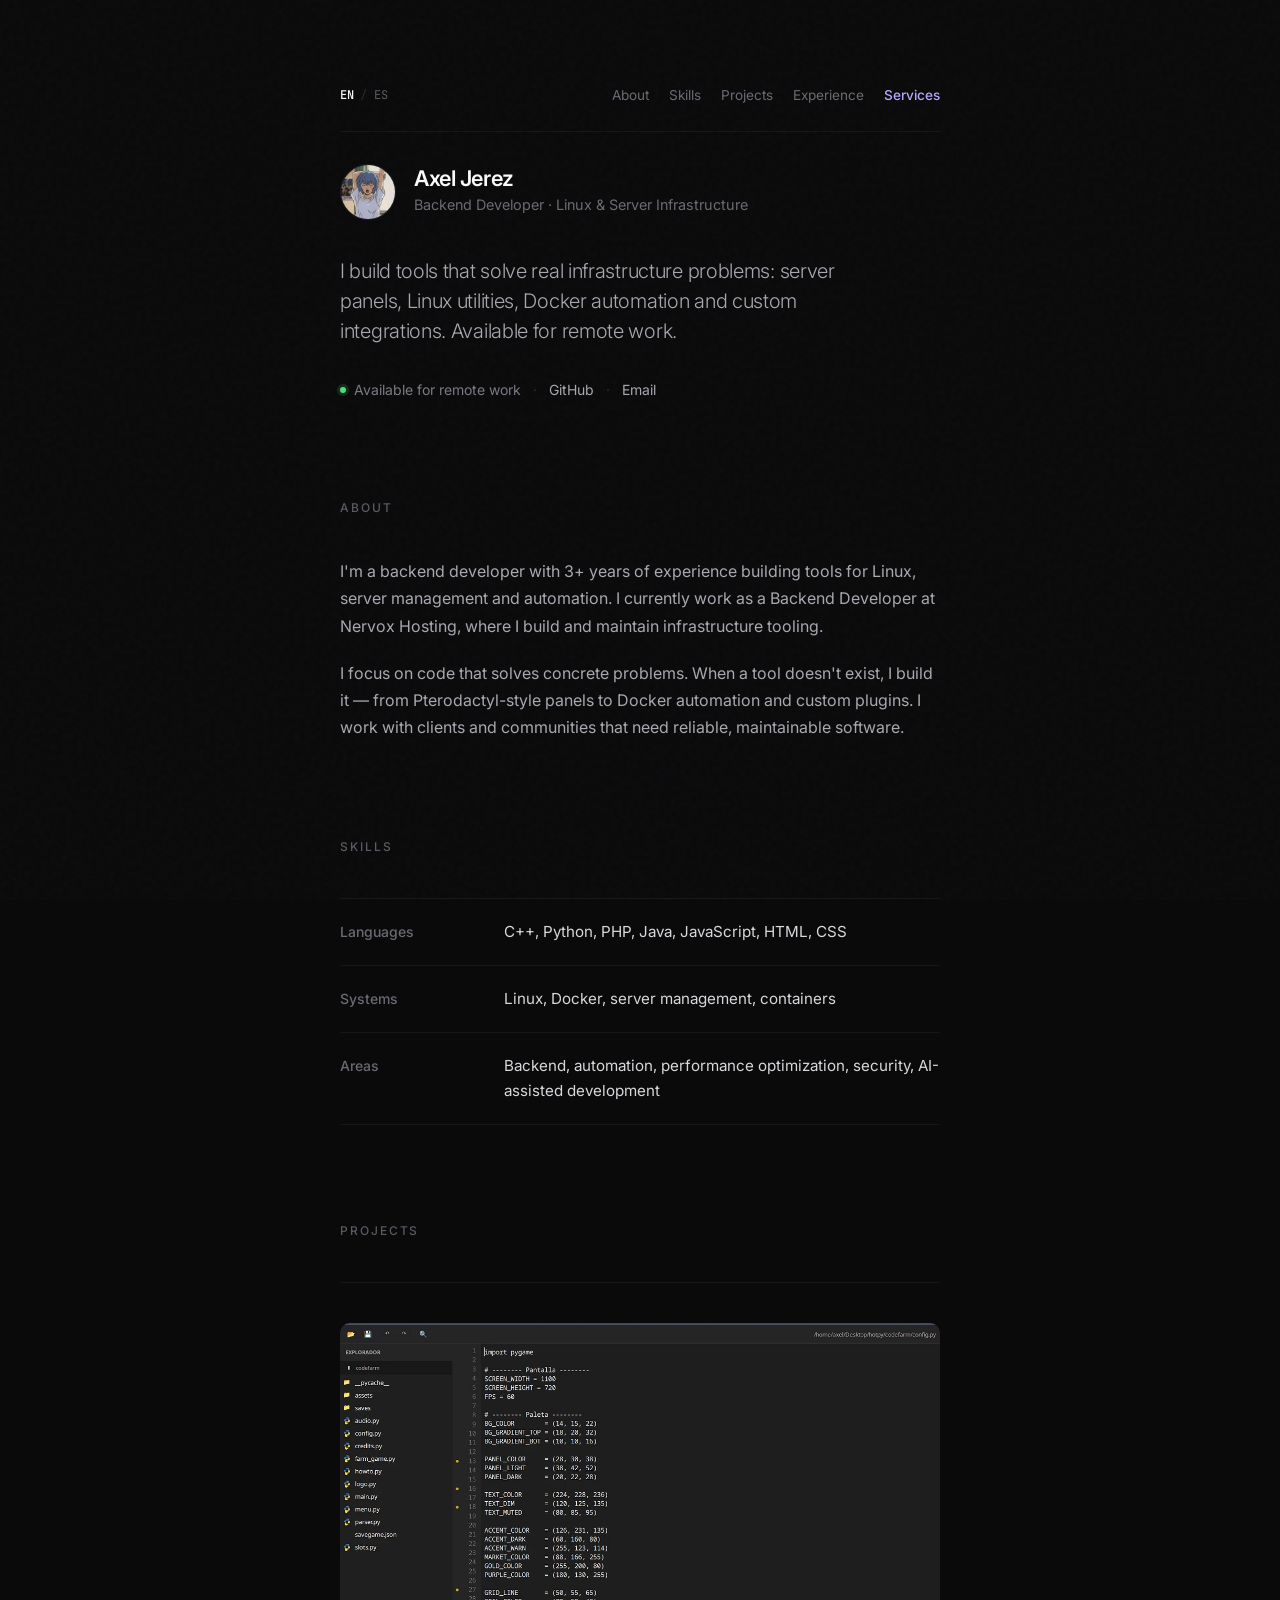
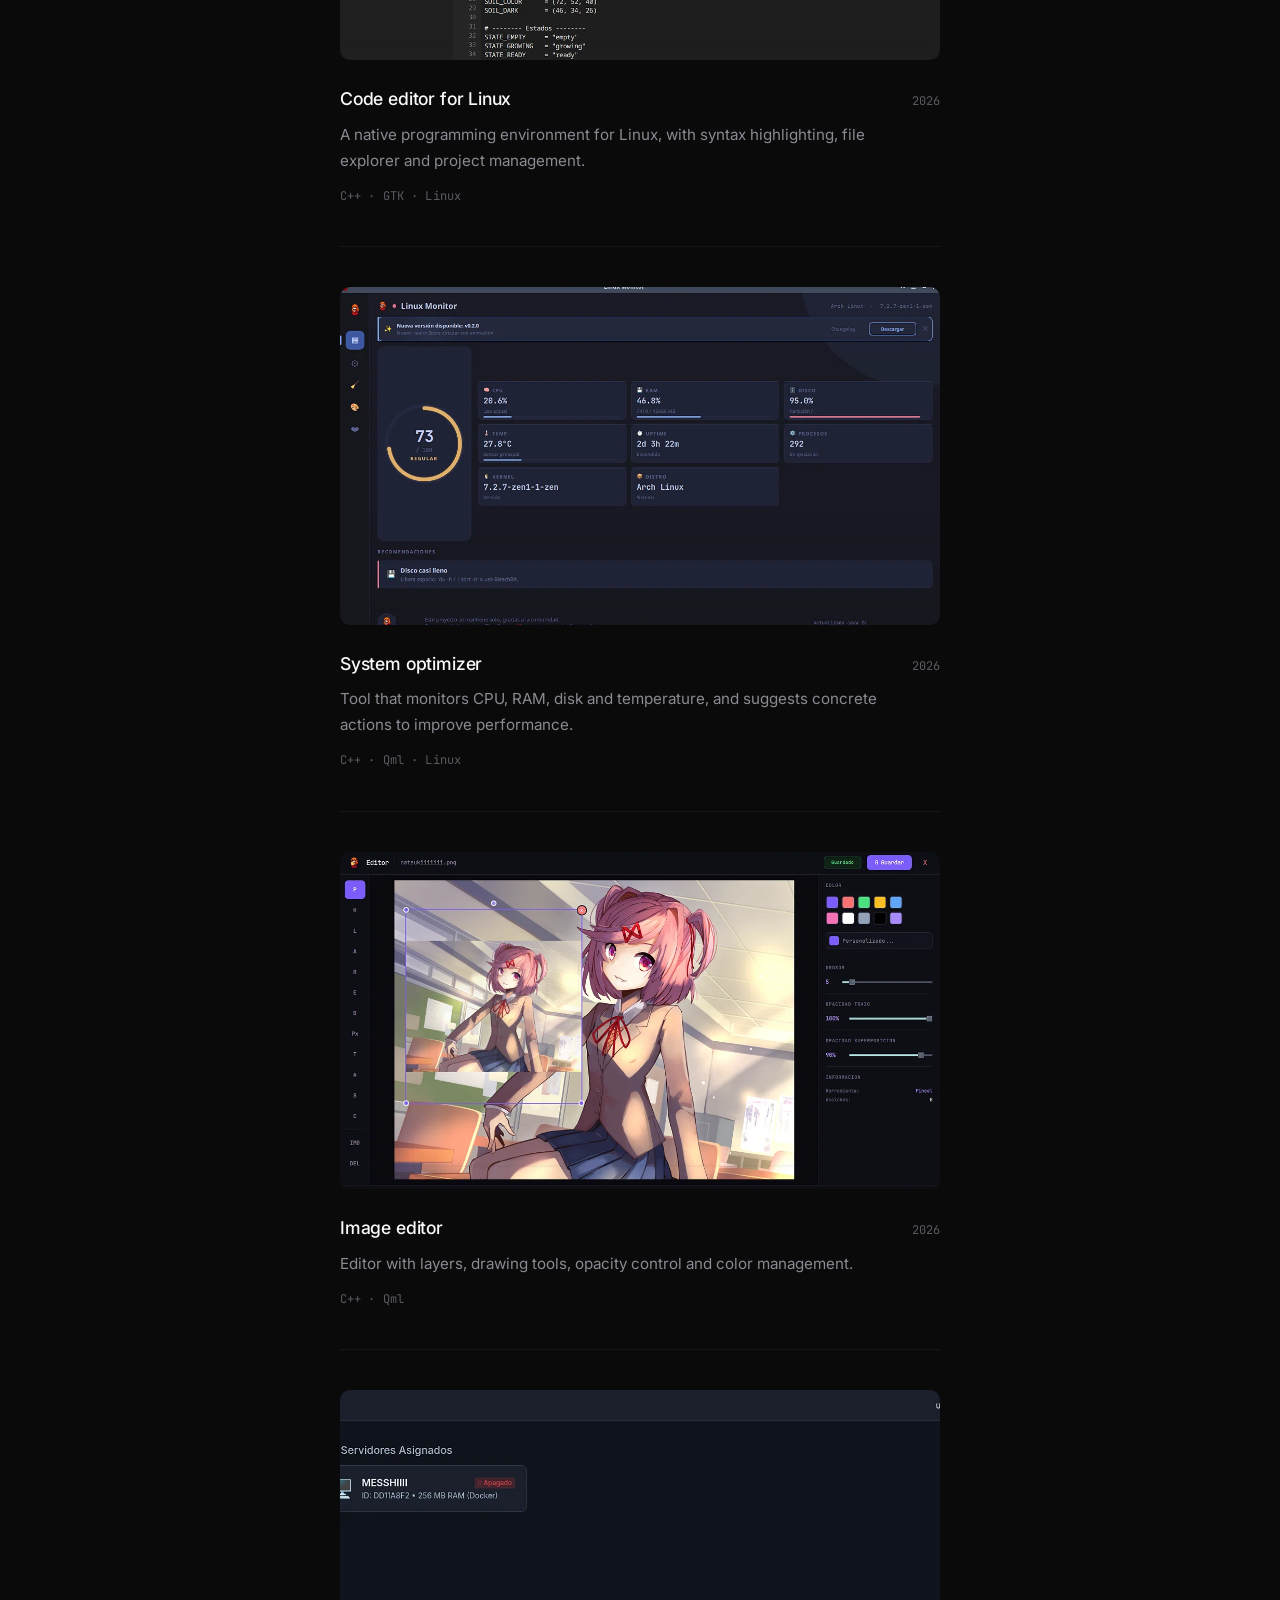
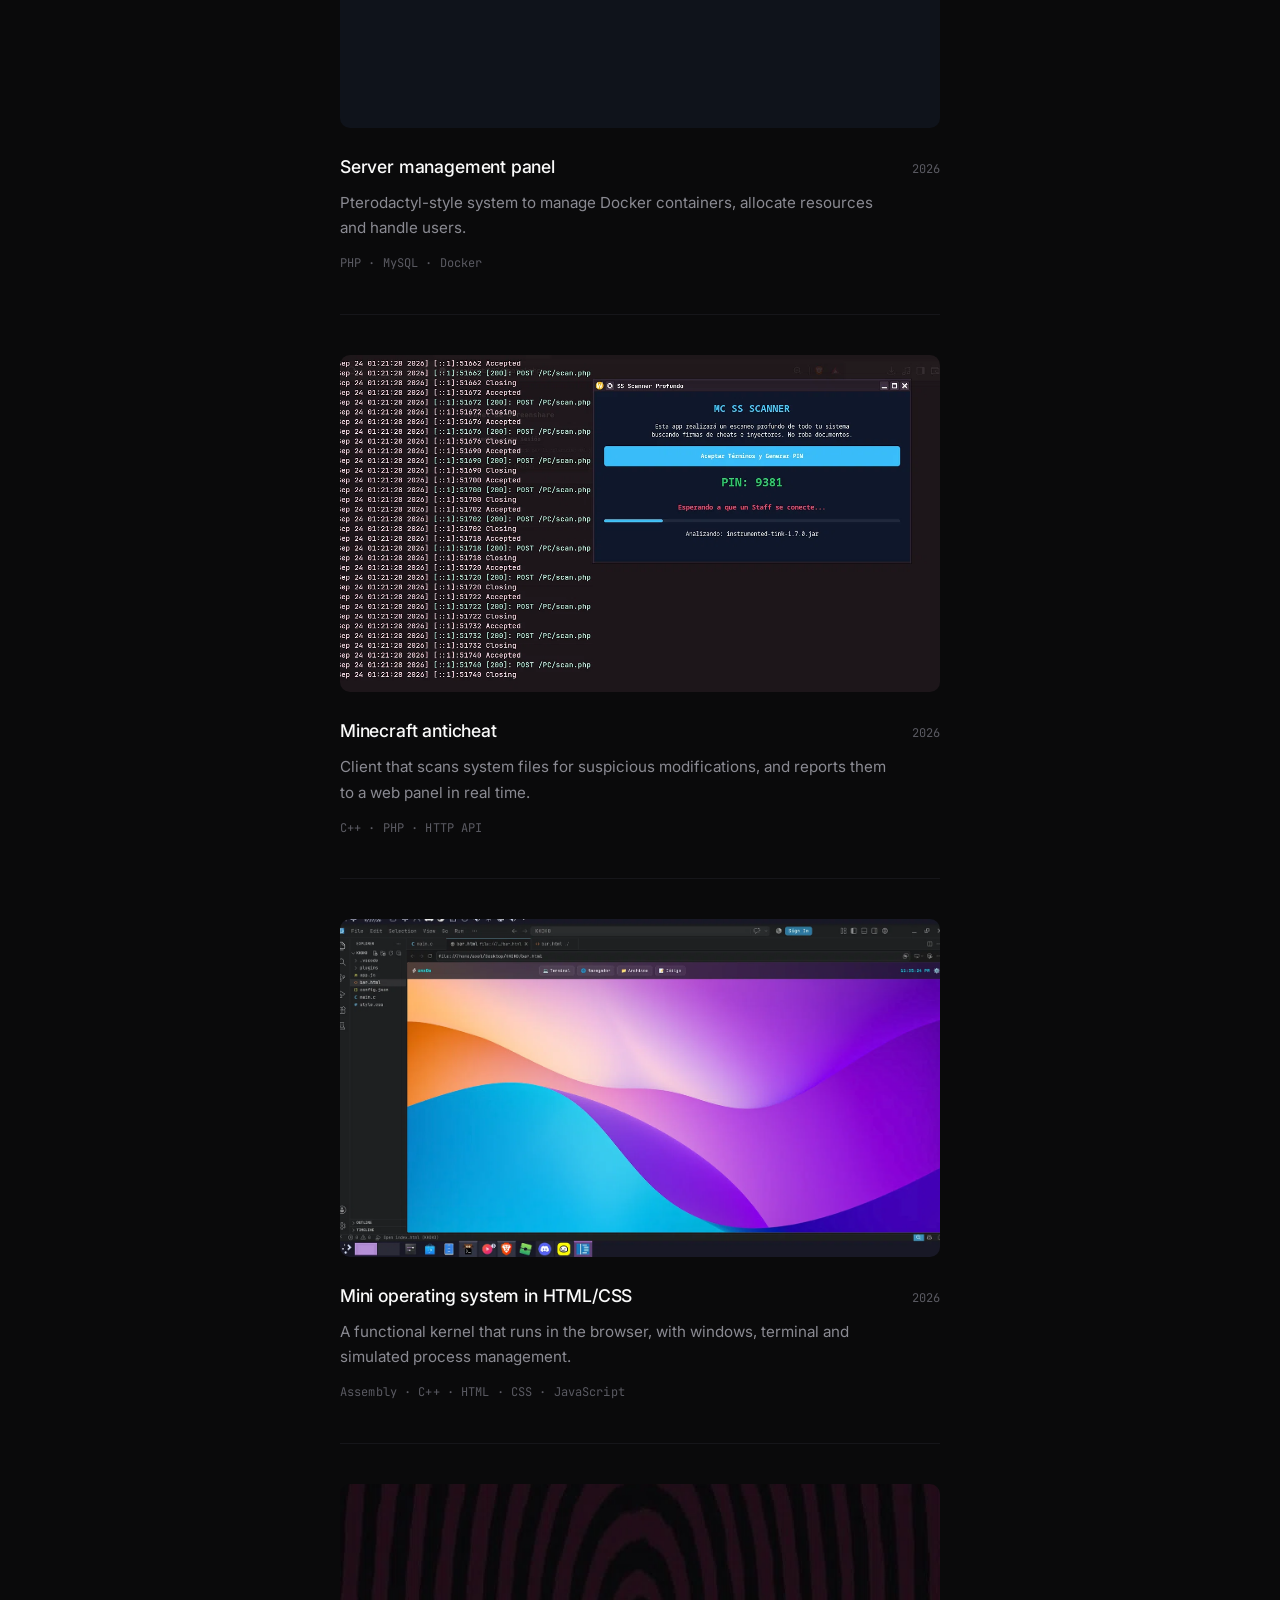
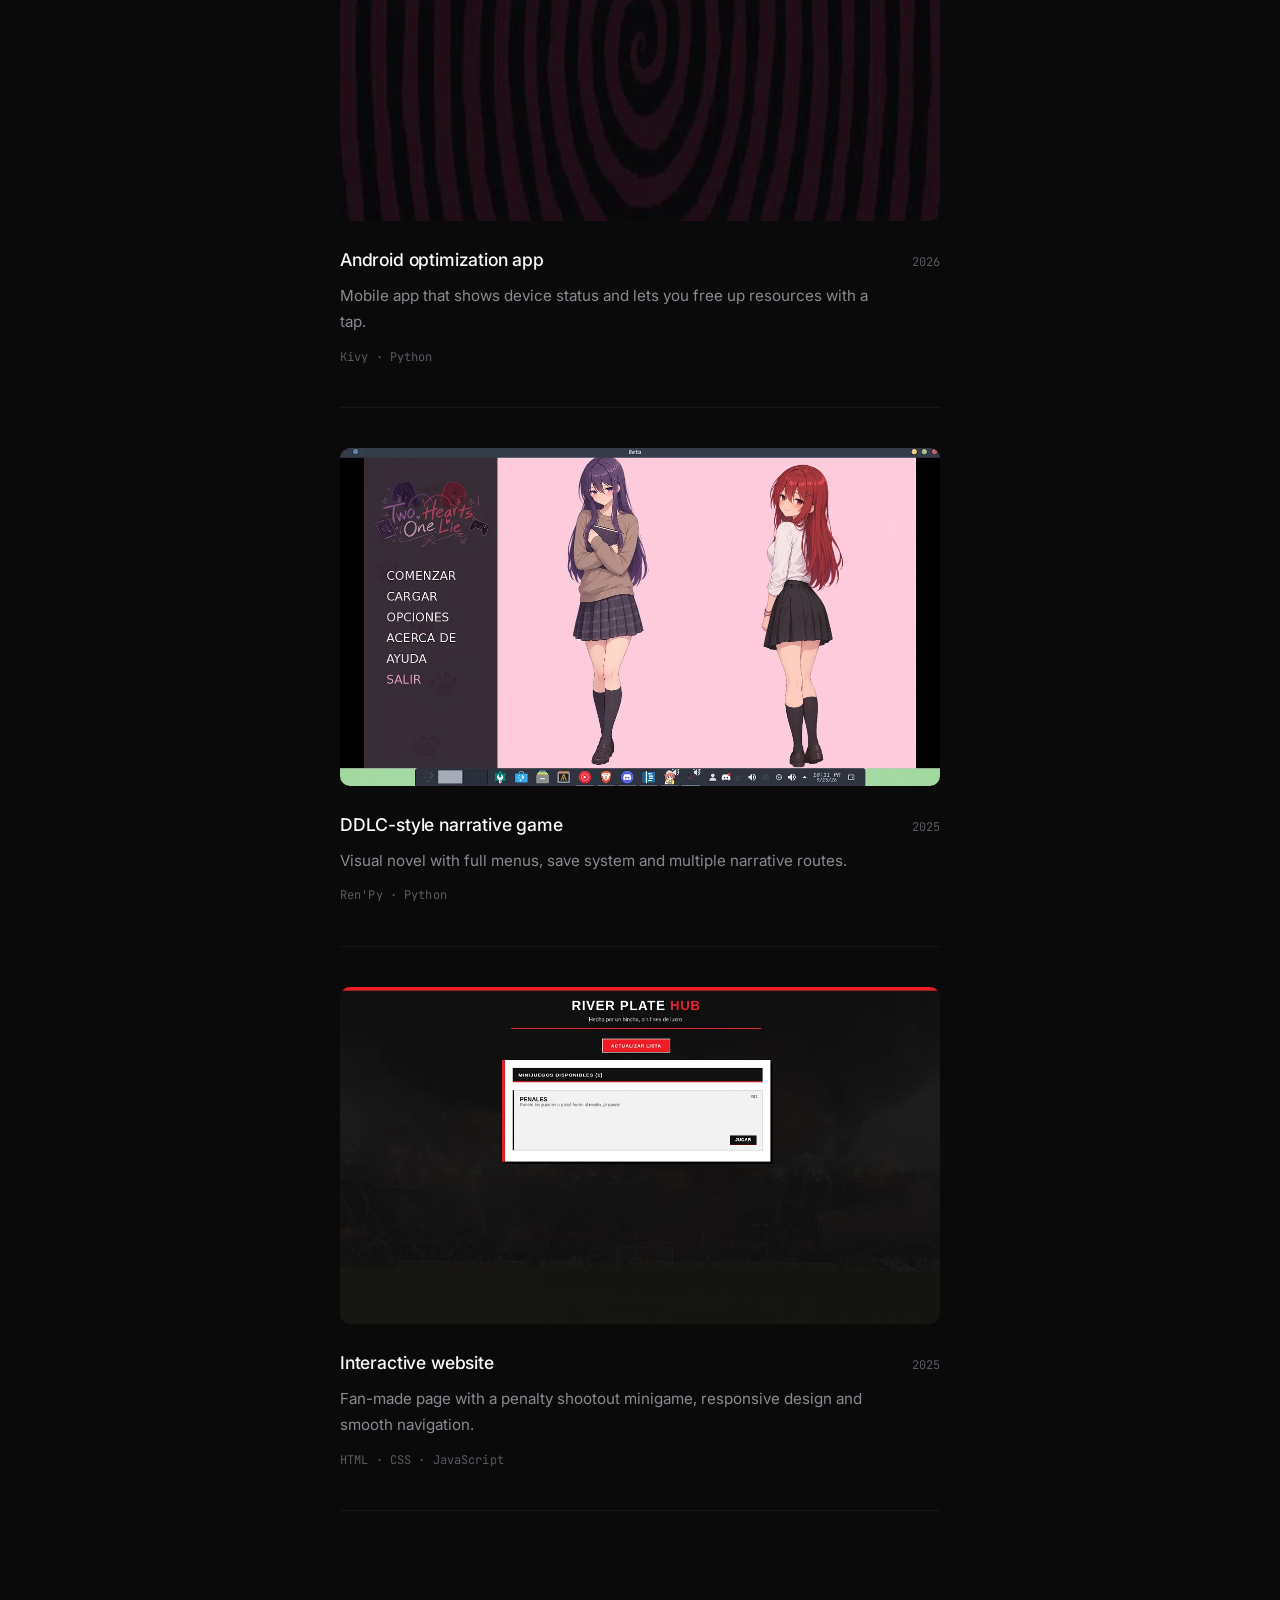
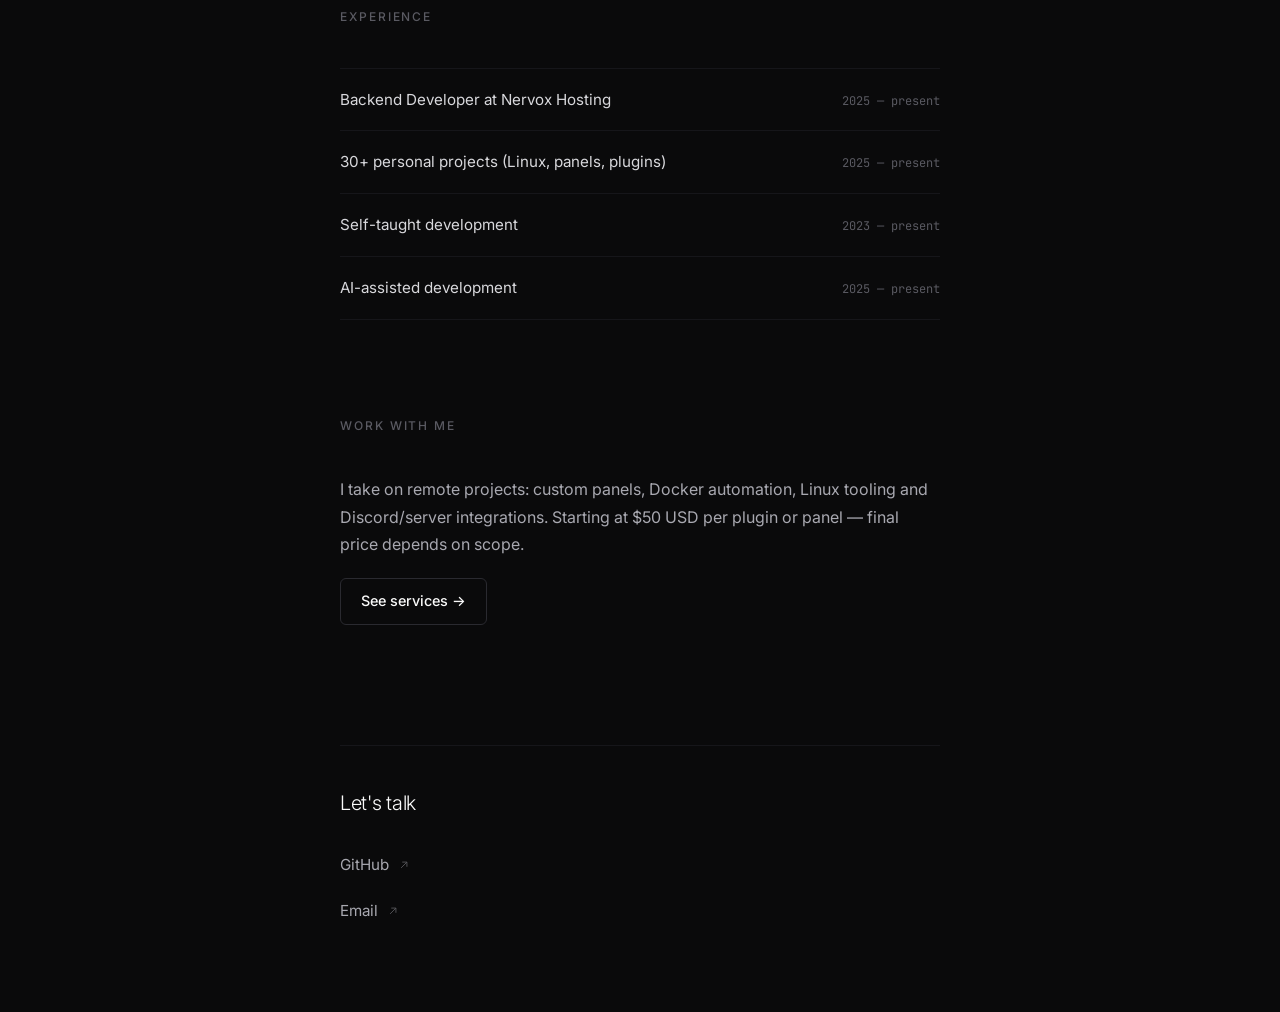
<file: index.html>
<!-- hellloooooooooooooo, contratame porfaboooooooor -->

<!DOCTYPE html>
<html lang="en">
<head>
  <meta charset="UTF-8">
  <meta name="viewport" content="width=device-width, initial-scale=1.0">
  <title>Axel Jerez — Backend Developer</title>
  <link rel="preconnect" href="https://fonts.googleapis.com">
  <link rel="preconnect" href="https://fonts.gstatic.com" crossorigin>
  <link href="https://fonts.googleapis.com/css2?family=Inter:wght@300;400;500;600;700&family=JetBrains+Mono:wght@400;500&display=swap" rel="stylesheet">
  <link rel="stylesheet" href="styles.css">
</head>
  <style>
  /* =========================================
     TOPBAR Y NAVEGACIÓN
     ========================================= */
  .topbar {
    display: flex;
    justify-content: space-between;
    align-items: center;
    gap: 1rem;
    padding: 1.5rem 0;
    margin-bottom: 2rem;
    border-bottom: 1px solid #16161a;
    font-size: 0.85rem;
    flex-wrap: wrap;
  }

  .nav-links {
    display: flex;
    gap: 1.25rem;
    align-items: center;
    flex-wrap: wrap;
  }

  .nav-links a {
    color: #6a6a72;
    text-decoration: none;
    transition: color 0.2s ease;
  }

  .nav-links a:hover {
    color: #fafafa;
  }

  .nav-cta {
    color: #b8a8ff !important;
    font-weight: 500;
  }

  .nav-cta:hover {
    color: #d8ccff !important;
  }

  /* =========================================
     SELECTOR DE IDIOMA
     ========================================= */
  .lang-switch {
    display: flex;
    gap: 0.4rem;
    align-items: center;
    font-family: 'JetBrains Mono', monospace;
    font-size: 0.75rem;
    letter-spacing: 0.05em;
  }

  .lang-btn {
    background: none;
    border: none;
    cursor: pointer;
    font: inherit;
    color: #5a5a62;
    padding: 0;
    transition: color 0.2s ease;
  }

  .lang-btn:hover {
    color: #a8a8b0;
  }

  .lang-btn.active {
    color: #fafafa;
    font-weight: 500;
  }

  .lang-sep {
    color: #2a2a30;
  }

  /* =========================================
     SERVICIOS Y BOTONES
     ========================================= */
  .service-card {
    border: 1px solid #16161a;
    border-radius: 10px;
    padding: 1.5rem;
    margin-bottom: 1.25rem;
    background: #0e0e10;
    transition: border-color 0.3s ease;
  }

  .service-card:hover {
    border-color: #2a2a30;
  }

  .service-head {
    display: flex;
    justify-content: space-between;
    align-items: baseline;
    gap: 1rem;
    flex-wrap: wrap;
    margin-bottom: 0.75rem;
  }

  .service-head h3 {
    font-size: 1.1rem;
    font-weight: 500;
    color: #fafafa;
    letter-spacing: -0.01em;
    margin: 0;
  }

  .price {
    font-family: 'JetBrains Mono', monospace;
    font-size: 0.75rem;
    color: #b8a8ff;
    white-space: nowrap;
    background: rgba(139, 124, 246, 0.1);
    padding: 0.2rem 0.5rem;
    border-radius: 4px;
  }

  .service-card > p {
    color: #8a8a92;
    font-size: 0.95rem;
    margin-bottom: 0.75rem;
  }

  .service-list {
    margin: 0;
    padding-left: 1.1rem;
    font-size: 0.9rem;
    color: #a8a8b0;
  }

  .service-list li {
    margin: 0.3rem 0;
  }

  .process-list {
    padding-left: 1.2rem;
    color: #a8a8b0;
  }

  .process-list li {
    margin: 0.6rem 0;
  }

  .cta-links {
    display: flex;
    gap: 0.8rem;
    flex-wrap: wrap;
    margin: 1.5rem 0 1rem;
  }

  .btn {
    display: inline-block;
    padding: 0.65rem 1.25rem;
    border: 1px solid #2a2a30;
    text-decoration: none;
    border-radius: 6px;
    font-weight: 500;
    font-size: 0.9rem;
    color: #fafafa;
    background: transparent;
    transition: all 0.2s ease;
  }

  .btn:hover {
    background: #16161a;
    border-color: #3a3a42;
  }

  .btn-ghost {
    border-color: #16161a;
    color: #a8a8b0;
  }

  .btn-ghost:hover {
    color: #fafafa;
  }

  .note {
    font-size: 0.8rem;
    color: #5a5a62;
    margin-top: 1rem;
    font-style: italic;
  }

  /* Ajuste para que el padding del body no aplaste la topbar */
  body {
    padding-top: 0 !important;
  }
  .page {
    padding-top: 60px;
  }
  @media (max-width: 600px) {
    .page {
      padding-top: 40px;
    }
  }
</style>
<body>

  <div class="noise"></div>

  <main class="page">

    <nav class="topbar reveal">
      <div class="lang-switch">
        <button class="lang-btn active" data-lang="en">EN</button>
        <span class="lang-sep">/</span>
        <button class="lang-btn" data-lang="es">ES</button>
      </div>
      <div class="nav-links">
        <a href="#about" data-en="About" data-es="Sobre mí">About</a>
        <a href="#skills" data-en="Skills" data-es="Habilidades">Skills</a>
        <a href="#projects" data-en="Projects" data-es="Proyectos">Projects</a>
        <a href="#experience" data-en="Experience" data-es="Experiencia">Experience</a>
        <a href="services.html" class="nav-cta" data-en="Services" data-es="Servicios">Services</a>
      </div>
    </nav>

    <header class="header reveal">
      <div class="profile">
        <img src="img/perfil.jpg" alt="Profile picture" class="avatar">
        <div class="profile-info">
          <h1>Axel Jerez</h1>
          <p class="role" data-en="Backend Developer · Linux &amp; Server Infrastructure" data-es="Desarrollador Backend · Linux e Infraestructura de Servidores">
            Backend Developer · Linux &amp; Server Infrastructure
          </p>
        </div>
      </div>

      <p class="tagline" data-en="I build tools that solve real infrastructure problems: server panels, Linux utilities, Docker automation and custom integrations. Available for remote work." data-es="Construyo herramientas que resuelven problemas reales de infraestructura: paneles de servidores, utilidades para Linux, automatización con Docker e integraciones a medida. Disponible para trabajo remoto.">
        I build tools that solve real infrastructure problems: server panels, Linux utilities, Docker automation and custom integrations. Available for remote work.
      </p>

      <div class="meta">
        <span class="status">
          <span class="dot"></span>
          <span data-en="Available for remote work" data-es="Disponible para trabajo remoto">Available for remote work</span>
        </span>
        <span class="sep">·</span>
        <a href="https://github.com/itszencs" target="_blank">GitHub</a>
        <span class="sep">·</span>
        <a href="mailto:zpenja@email.com">Email</a>
      </div>
    </header>

    <section class="section reveal" id="about">
      <h2 data-en="About" data-es="Sobre mí">About</h2>
      <div class="content">
        <p data-en="I'm a backend developer with 3+ years of experience building tools for Linux, server management and automation. I currently work as a Backend Developer at Nervox Hosting, where I build and maintain infrastructure tooling." data-es="Soy desarrollador backend con más de 3 años de experiencia construyendo herramientas para Linux, gestión de servidores y automatización. Actualmente trabajo como Backend Developer en Nervox Hosting, donde construyo y mantengo herramientas de infraestructura.">
          I'm a backend developer with 3+ years of experience building tools for Linux, server management and automation. I currently work as a Backend Developer at Nervox Hosting, where I build and maintain infrastructure tooling.
        </p>
        <p data-en="I focus on code that solves concrete problems. When a tool doesn't exist, I build it — from Pterodactyl-style panels to Docker automation and custom plugins. I work with clients and communities that need reliable, maintainable software." data-es="Me enfoco en código que resuelve problemas concretos. Cuando una herramienta no existe, la construyo: desde paneles estilo Pterodactyl hasta automatización con Docker y plugins a medida. Trabajo con clientes y comunidades que necesitan software confiable y mantenible.">
          I focus on code that solves concrete problems. When a tool doesn't exist, I build it — from Pterodactyl-style panels to Docker automation and custom plugins. I work with clients and communities that need reliable, maintainable software.
        </p>
      </div>
    </section>

    <section class="section reveal" id="skills">
      <h2 data-en="Skills" data-es="Habilidades">Skills</h2>
      <div class="content">
        <dl class="skills">
          <div class="skill-row">
            <dt data-en="Languages" data-es="Lenguajes">Languages</dt>
            <dd>C++, Python, PHP, Java, JavaScript, HTML, CSS</dd>
          </div>
          <div class="skill-row">
            <dt data-en="Systems" data-es="Sistemas">Systems</dt>
            <dd data-en="Linux, Docker, server management, containers" data-es="Linux, Docker, gestión de servidores, contenedores">Linux, Docker, server management, containers</dd>
          </div>
          <div class="skill-row">
            <dt data-en="Areas" data-es="Áreas">Areas</dt>
            <dd data-en="Backend, automation, performance optimization, security, AI-assisted development" data-es="Backend, automatización, optimización de rendimiento, seguridad, desarrollo asistido por IA">Backend, automation, performance optimization, security, AI-assisted development</dd>
          </div>
        </dl>
      </div>
    </section>

    <section class="section" id="projects">
      <h2 class="reveal" data-en="Projects" data-es="Proyectos">Projects</h2>

      <article class="project reveal">
        <div class="project-img-wrap">
          <img src="img/editor-codigo.jpg" alt="Code editor" class="project-img">
        </div>
        <div class="project-meta">
          <h3 data-en="Code editor for Linux" data-es="Editor de código para Linux">Code editor for Linux</h3>
          <span class="year">2026</span>
        </div>
        <p data-en="A native programming environment for Linux, with syntax highlighting, file explorer and project management." data-es="Entorno de programación nativo para Linux, con resaltado de sintaxis, explorador de archivos y gestión de proyectos.">A native programming environment for Linux, with syntax highlighting, file explorer and project management.</p>
        <p class="tech">C++ · GTK · Linux</p>
      </article>

      <article class="project reveal">
        <div class="project-img-wrap">
          <img src="img/optimizador.jpg" alt="System optimizer" class="project-img">
        </div>
        <div class="project-meta">
          <h3 data-en="System optimizer" data-es="Optimizador de sistema">System optimizer</h3>
          <span class="year">2026</span>
        </div>
        <p data-en="Tool that monitors CPU, RAM, disk and temperature, and suggests concrete actions to improve performance." data-es="Herramienta que monitorea CPU, RAM, disco y temperatura, y sugiere acciones concretas para mejorar el rendimiento.">Tool that monitors CPU, RAM, disk and temperature, and suggests concrete actions to improve performance.</p>
        <p class="tech">C++ · Qml · Linux</p>
      </article>

      <article class="project reveal">
        <div class="project-img-wrap">
          <img src="img/editor-imagenes.jpg" alt="Image editor" class="project-img">
        </div>
        <div class="project-meta">
          <h3 data-en="Image editor" data-es="Editor de imágenes">Image editor</h3>
          <span class="year">2026</span>
        </div>
        <p data-en="Editor with layers, drawing tools, opacity control and color management." data-es="Editor con capas, herramientas de dibujo, control de opacidad y gestión de color.">Editor with layers, drawing tools, opacity control and color management.</p>
        <p class="tech">C++ · Qml</p>
      </article>

      <article class="project reveal">
        <div class="project-img-wrap">
          <img src="img/panel-servidores.jpg" alt="Server panel" class="project-img">
        </div>
        <div class="project-meta">
          <h3 data-en="Server management panel" data-es="Panel de gestión de servidores">Server management panel</h3>
          <span class="year">2026</span>
        </div>
        <p data-en="Pterodactyl-style system to manage Docker containers, allocate resources and handle users." data-es="Sistema estilo Pterodactyl para gestionar contenedores Docker, asignar recursos y administrar usuarios.">Pterodactyl-style system to manage Docker containers, allocate resources and handle users.</p>
        <p class="tech">PHP · MySQL · Docker</p>
      </article>

      <article class="project reveal">
        <div class="project-img-wrap">
          <img src="img/anticheat.jpg" alt="Minecraft anticheat" class="project-img">
        </div>
        <div class="project-meta">
          <h3 data-en="Minecraft anticheat" data-es="Anticheat para Minecraft">Minecraft anticheat</h3>
          <span class="year">2026</span>
        </div>
        <p data-en="Client that scans system files for suspicious modifications, and reports them to a web panel in real time." data-es="Cliente que escanea archivos del sistema en busca de modificaciones sospechosas y las reporta a un panel web en tiempo real.">Client that scans system files for suspicious modifications, and reports them to a web panel in real time.</p>
        <p class="tech">C++ · PHP · HTTP API</p>
      </article>

      <article class="project reveal">
        <div class="project-img-wrap">
          <img src="img/mini-os.jpg" alt="Mini operating system" class="project-img">
        </div>
        <div class="project-meta">
          <h3 data-en="Mini operating system in HTML/CSS" data-es="Mini sistema operativo en HTML/CSS">Mini operating system in HTML/CSS</h3>
          <span class="year">2026</span>
        </div>
        <p data-en="A functional kernel that runs in the browser, with windows, terminal and simulated process management." data-es="Un kernel funcional que corre en el navegador, con ventanas, terminal y gestión simulada de procesos.">A functional kernel that runs in the browser, with windows, terminal and simulated process management.</p>
        <p class="tech">Assembly · C++ · HTML · CSS · JavaScript</p>
      </article>

      <article class="project reveal">
        <div class="project-img-wrap">
          <img src="img/optimizador-android.jpg" alt="Android optimizer" class="project-img">
        </div>
        <div class="project-meta">
          <h3 data-en="Android optimization app" data-es="App de optimización para Android">Android optimization app</h3>
          <span class="year">2026</span>
        </div>
        <p data-en="Mobile app that shows device status and lets you free up resources with a tap." data-es="App móvil que muestra el estado del dispositivo y permite liberar recursos con un toque.">Mobile app that shows device status and lets you free up resources with a tap.</p>
        <p class="tech">Kivy · Python</p>
      </article>

      <article class="project reveal">
        <div class="project-img-wrap">
          <img src="img/juego-ddlc.jpg" alt="Narrative game" class="project-img">
        </div>
        <div class="project-meta">
          <h3 data-en="DDLC-style narrative game" data-es="Juego narrativo estilo DDLC">DDLC-style narrative game</h3>
          <span class="year">2025</span>
        </div>
        <p data-en="Visual novel with full menus, save system and multiple narrative routes." data-es="Novela visual con menús completos, sistema de guardado y múltiples rutas narrativas.">Visual novel with full menus, save system and multiple narrative routes.</p>
        <p class="tech">Ren'Py · Python</p>
      </article>

      <article class="project reveal">
        <div class="project-img-wrap">
          <img src="img/river-hub.jpg" alt="Interactive website" class="project-img">
        </div>
        <div class="project-meta">
          <h3 data-en="Interactive website" data-es="Sitio web interactivo">Interactive website</h3>
          <span class="year">2025</span>
        </div>
        <p data-en="Fan-made page with a penalty shootout minigame, responsive design and smooth navigation." data-es="Página hecha por un fan con un minijuego de penales, diseño responsive y navegación fluida.">Fan-made page with a penalty shootout minigame, responsive design and smooth navigation.</p>
        <p class="tech">HTML · CSS · JavaScript</p>
      </article>

    </section>

    <section class="section reveal" id="experience">
      <h2 data-en="Experience" data-es="Experiencia">Experience</h2>
      <div class="content">
        <dl class="experience">
          <div class="exp-row">
            <dt data-en="Backend Developer at Nervox Hosting" data-es="Backend Developer en Nervox Hosting">Backend Developer at Nervox Hosting</dt>
            <dd>2025 — present</dd>
          </div>
          <div class="exp-row">
            <dt data-en="30+ personal projects (Linux, panels, plugins)" data-es="30+ proyectos personales (Linux, paneles, plugins)">30+ personal projects (Linux, panels, plugins)</dt>
            <dd>2025 — present</dd>
          </div>
          <div class="exp-row">
            <dt data-en="Self-taught development" data-es="Desarrollo autodidacta">Self-taught development</dt>
            <dd>2023 — present</dd>
          </div>
          <div class="exp-row">
            <dt data-en="AI-assisted development" data-es="Desarrollo asistido por IA">AI-assisted development</dt>
            <dd>2025 — present</dd>
          </div>
        </dl>
      </div>
    </section>

    <section class="section reveal" id="cta">
      <h2 data-en="Work with me" data-es="Trabajá conmigo">Work with me</h2>
      <div class="content">
        <p data-en="I take on remote projects: custom panels, Docker automation, Linux tooling and Discord/server integrations. Starting at $50 USD per plugin or panel — final price depends on scope." data-es="Acepto proyectos remotos: paneles a medida, automatización con Docker, herramientas para Linux e integraciones para Discord/servidores. Desde $50 USD por plugin o panel — el precio final depende del alcance.">
          I take on remote projects: custom panels, Docker automation, Linux tooling and Discord/server integrations. Starting at $50 USD per plugin or panel — final price depends on scope.
        </p>
        <p>
          <a href="services.html" class="btn" data-en="See services →" data-es="Ver servicios →">See services →</a>
        </p>
      </div>
    </section>

    <footer class="footer reveal">
      <p class="footer-text" data-en="Let's talk" data-es="Hablemos">Let's talk</p>
      <div class="footer-links">
        <a href="https://github.com/itszencs" target="_blank">
          GitHub
          <svg viewBox="0 0 24 24" fill="none" stroke="currentColor" stroke-width="1.5">
            <path d="M7 17L17 7M17 7H9M17 7V15"/>
          </svg>
        </a>
        <a href="mailto:zpenja@email.com">
          Email
          <svg viewBox="0 0 24 24" fill="none" stroke="currentColor" stroke-width="1.5">
            <path d="M7 17L17 7M17 7H9M17 7V15"/>
          </svg>
        </a>
      </div>
    </footer>

  </main>

  <script src="script.js"></script>
  <script>
    (function () {
      const buttons = document.querySelectorAll('.lang-btn');
      const STORAGE_KEY = 'axel-lang';

      function setLang(lang) {
        document.documentElement.lang = lang;
        document.querySelectorAll('[data-en][data-es]').forEach(function (el) {
          el.textContent = el.getAttribute('data-' + lang);
        });
        buttons.forEach(function (b) {
          b.classList.toggle('active', b.dataset.lang === lang);
        });
        try { localStorage.setItem(STORAGE_KEY, lang); } catch (e) {}
      }

      buttons.forEach(function (btn) {
        btn.addEventListener('click', function () {
          setLang(btn.dataset.lang);
        });
      });

      let saved = 'en';
      try { saved = localStorage.getItem(STORAGE_KEY) || 'en'; } catch (e) {}
      setLang(saved);
    })();
  </script>
</body>
</html>
</file>
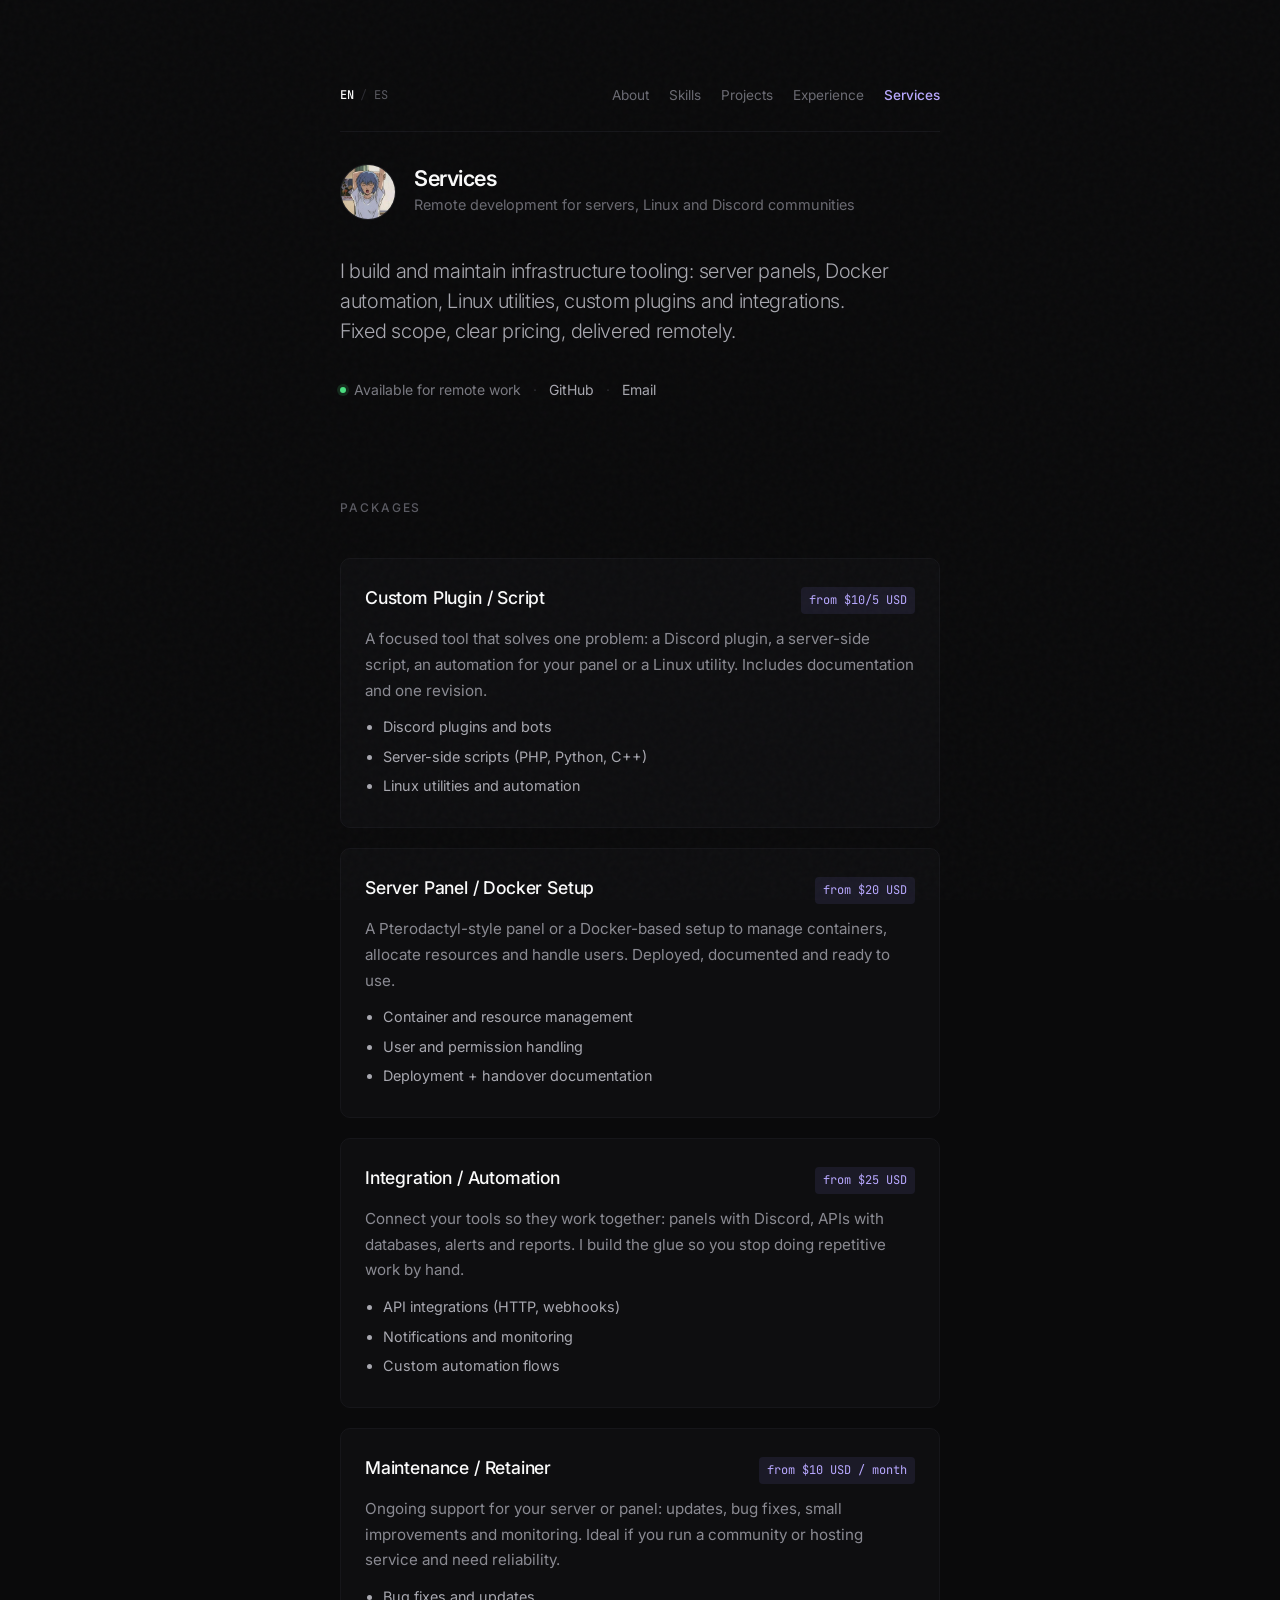
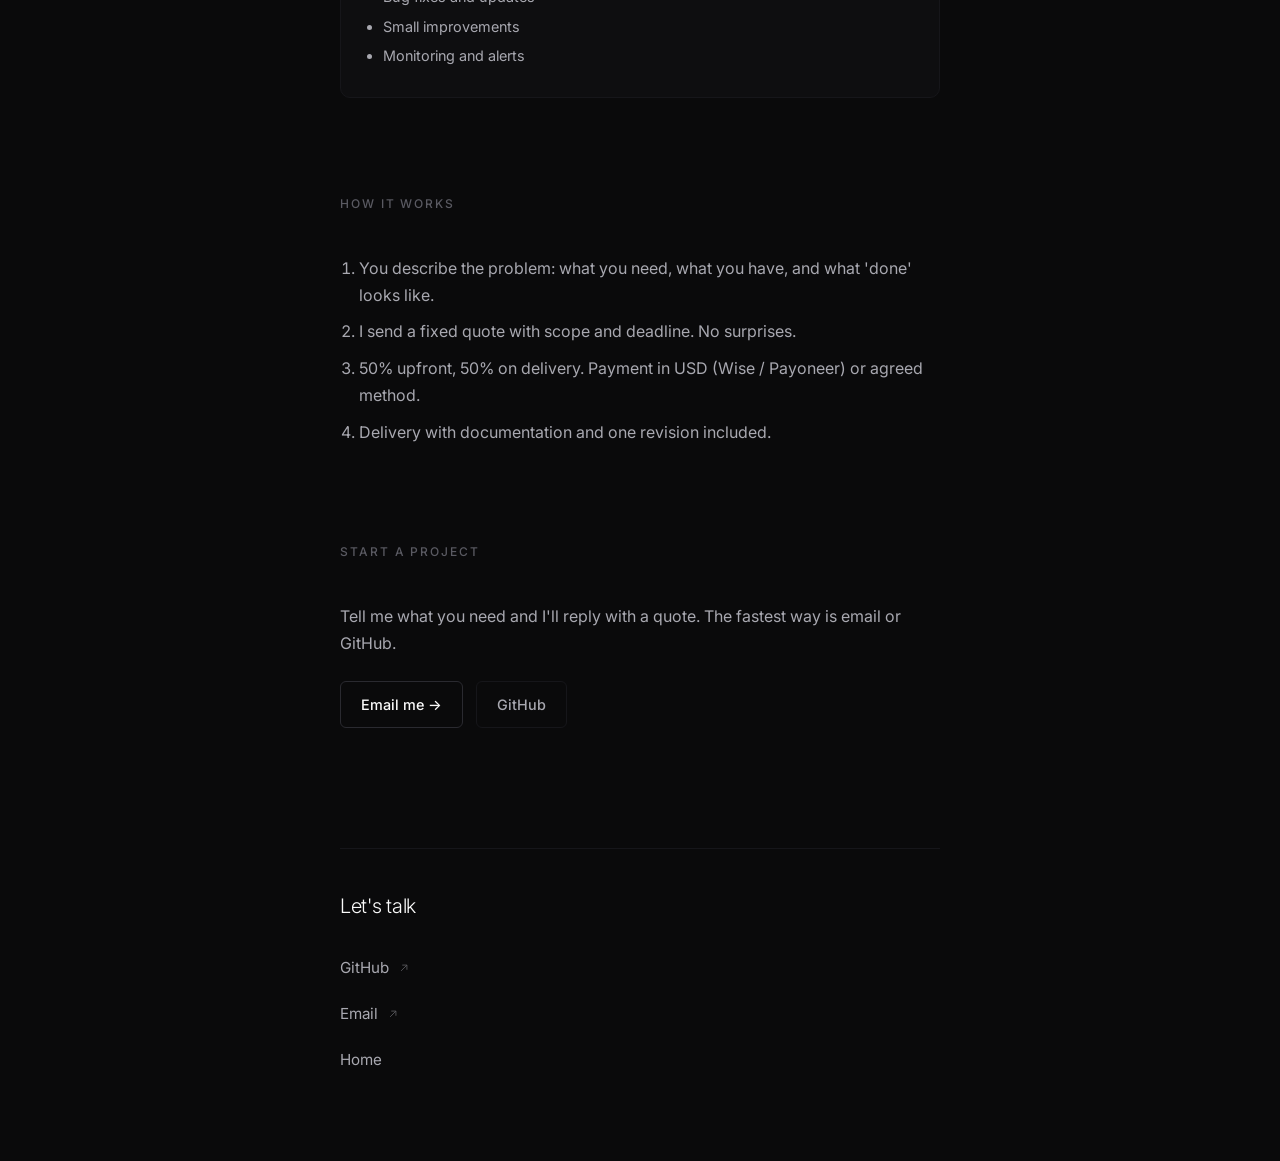
<file: services.html>
<!DOCTYPE html>
<html lang="en">
<head>
  <meta charset="UTF-8">
  <meta name="viewport" content="width=device-width, initial-scale=1.0">
  <title>Services — Axel Jerez</title>
  <link rel="preconnect" href="https://fonts.googleapis.com">
  <link rel="preconnect" href="https://fonts.gstatic.com" crossorigin>
  <link href="https://fonts.googleapis.com/css2?family=Inter:wght@300;400;500;600;700&family=JetBrains+Mono:wght@400;500&display=swap" rel="stylesheet">
  <link rel="stylesheet" href="styles.css">
</head>
  <style>
  /* =========================================
     TOPBAR Y NAVEGACIÓN
     ========================================= */
  .topbar {
    display: flex;
    justify-content: space-between;
    align-items: center;
    gap: 1rem;
    padding: 1.5rem 0;
    margin-bottom: 2rem;
    border-bottom: 1px solid #16161a;
    font-size: 0.85rem;
    flex-wrap: wrap;
  }

  .nav-links {
    display: flex;
    gap: 1.25rem;
    align-items: center;
    flex-wrap: wrap;
  }

  .nav-links a {
    color: #6a6a72;
    text-decoration: none;
    transition: color 0.2s ease;
  }

  .nav-links a:hover {
    color: #fafafa;
  }

  .nav-cta {
    color: #b8a8ff !important;
    font-weight: 500;
  }

  .nav-cta:hover {
    color: #d8ccff !important;
  }

  /* =========================================
     SELECTOR DE IDIOMA
     ========================================= */
  .lang-switch {
    display: flex;
    gap: 0.4rem;
    align-items: center;
    font-family: 'JetBrains Mono', monospace;
    font-size: 0.75rem;
    letter-spacing: 0.05em;
  }

  .lang-btn {
    background: none;
    border: none;
    cursor: pointer;
    font: inherit;
    color: #5a5a62;
    padding: 0;
    transition: color 0.2s ease;
  }

  .lang-btn:hover {
    color: #a8a8b0;
  }

  .lang-btn.active {
    color: #fafafa;
    font-weight: 500;
  }

  .lang-sep {
    color: #2a2a30;
  }

  /* =========================================
     SERVICIOS Y BOTONES
     ========================================= */
  .service-card {
    border: 1px solid #16161a;
    border-radius: 10px;
    padding: 1.5rem;
    margin-bottom: 1.25rem;
    background: #0e0e10;
    transition: border-color 0.3s ease;
  }

  .service-card:hover {
    border-color: #2a2a30;
  }

  .service-head {
    display: flex;
    justify-content: space-between;
    align-items: baseline;
    gap: 1rem;
    flex-wrap: wrap;
    margin-bottom: 0.75rem;
  }

  .service-head h3 {
    font-size: 1.1rem;
    font-weight: 500;
    color: #fafafa;
    letter-spacing: -0.01em;
    margin: 0;
  }

  .price {
    font-family: 'JetBrains Mono', monospace;
    font-size: 0.75rem;
    color: #b8a8ff;
    white-space: nowrap;
    background: rgba(139, 124, 246, 0.1);
    padding: 0.2rem 0.5rem;
    border-radius: 4px;
  }

  .service-card > p {
    color: #8a8a92;
    font-size: 0.95rem;
    margin-bottom: 0.75rem;
  }

  .service-list {
    margin: 0;
    padding-left: 1.1rem;
    font-size: 0.9rem;
    color: #a8a8b0;
  }

  .service-list li {
    margin: 0.3rem 0;
  }

  .process-list {
    padding-left: 1.2rem;
    color: #a8a8b0;
  }

  .process-list li {
    margin: 0.6rem 0;
  }

  .cta-links {
    display: flex;
    gap: 0.8rem;
    flex-wrap: wrap;
    margin: 1.5rem 0 1rem;
  }

  .btn {
    display: inline-block;
    padding: 0.65rem 1.25rem;
    border: 1px solid #2a2a30;
    text-decoration: none;
    border-radius: 6px;
    font-weight: 500;
    font-size: 0.9rem;
    color: #fafafa;
    background: transparent;
    transition: all 0.2s ease;
  }

  .btn:hover {
    background: #16161a;
    border-color: #3a3a42;
  }

  .btn-ghost {
    border-color: #16161a;
    color: #a8a8b0;
  }

  .btn-ghost:hover {
    color: #fafafa;
  }

  .note {
    font-size: 0.8rem;
    color: #5a5a62;
    margin-top: 1rem;
    font-style: italic;
  }

  /* Ajuste para que el padding del body no aplaste la topbar */
  body {
    padding-top: 0 !important;
  }
  .page {
    padding-top: 60px;
  }
  @media (max-width: 600px) {
    .page {
      padding-top: 40px;
    }
  }
</style>
<body>

  <div class="noise"></div>

  <main class="page">

    <nav class="topbar reveal">
      <div class="lang-switch">
        <button class="lang-btn active" data-lang="en">EN</button>
        <span class="lang-sep">/</span>
        <button class="lang-btn" data-lang="es">ES</button>
      </div>
      <div class="nav-links">
        <a href="index.html#about" data-en="About" data-es="Sobre mí">About</a>
        <a href="index.html#skills" data-en="Skills" data-es="Habilidades">Skills</a>
        <a href="index.html#projects" data-en="Projects" data-es="Proyectos">Projects</a>
        <a href="index.html#experience" data-en="Experience" data-es="Experiencia">Experience</a>
        <a href="services.html" class="nav-cta" data-en="Services" data-es="Servicios">Services</a>
      </div>
    </nav>

    <header class="header reveal">
      <div class="profile">
        <img src="img/perfil.jpg" alt="Profile picture" class="avatar">
        <div class="profile-info">
          <h1 data-en="Services" data-es="Servicios">Services</h1>
          <p class="role" data-en="Remote development for servers, Linux and Discord communities" data-es="Desarrollo remoto para servidores, Linux y comunidades de Discord">
            Remote development for servers, Linux and Discord communities
          </p>
        </div>
      </div>

      <p class="tagline" data-en="I build and maintain infrastructure tooling: server panels, Docker automation, Linux utilities, custom plugins and integrations. Fixed scope, clear pricing, delivered remotely." data-es="Construyo y mantengo herramientas de infraestructura: paneles de servidores, automatización con Docker, utilidades para Linux, plugins a medida e integraciones. Alcance fijo, precio claro, entrega remota.">
        I build and maintain infrastructure tooling: server panels, Docker automation, Linux utilities, custom plugins and integrations. Fixed scope, clear pricing, delivered remotely.
      </p>

      <div class="meta">
        <span class="status">
          <span class="dot"></span>
          <span data-en="Available for remote work" data-es="Disponible para trabajo remoto">Available for remote work</span>
        </span>
        <span class="sep">·</span>
        <a href="https://github.com/itszencs" target="_blank">GitHub</a>
        <span class="sep">·</span>
        <a href="mailto:zpenja@email.com">Email</a>
      </div>
    </header>

    <section class="section reveal" id="packages">
      <h2 data-en="Packages" data-es="Paquetes">Packages</h2>
      <div class="content">

        <div class="service-card">
          <div class="service-head">
            <h3 data-en="Custom Plugin / Script" data-es="Plugin / Script a medida">Custom Plugin / Script</h3>
            <span class="price">from $10/5 USD</span>
          </div>
          <p data-en="A focused tool that solves one problem: a Discord plugin, a server-side script, an automation for your panel or a Linux utility. Includes documentation and one revision." data-es="Una herramienta enfocada que resuelve un problema: un plugin de Discord, un script del lado del servidor, una automatización para tu panel o una utilidad de Linux. Incluye documentación y una revisión.">
            A focused tool that solves one problem: a Discord plugin, a server-side script, an automation for your panel or a Linux utility. Includes documentation and one revision.
          </p>
          <ul class="service-list">
            <li data-en="Discord plugins and bots" data-es="Plugins y bots de Discord">Discord plugins and bots</li>
            <li data-en="Server-side scripts (PHP, Python, C++)" data-es="Scripts del lado del servidor (PHP, Python, C++)">Server-side scripts (PHP, Python, C++)</li>
            <li data-en="Linux utilities and automation" data-es="Utilidades y automatización para Linux">Linux utilities and automation</li>
          </ul>
        </div>

        <div class="service-card">
          <div class="service-head">
            <h3 data-en="Server Panel / Docker Setup" data-es="Panel de Servidores / Docker">Server Panel / Docker Setup</h3>
            <span class="price">from $20 USD</span>
          </div>
          <p data-en="A Pterodactyl-style panel or a Docker-based setup to manage containers, allocate resources and handle users. Deployed, documented and ready to use." data-es="Un panel estilo Pterodactyl o una configuración basada en Docker para gestionar contenedores, asignar recursos y administrar usuarios. Desplegado, documentado y listo para usar.">
            A Pterodactyl-style panel or a Docker-based setup to manage containers, allocate resources and handle users. Deployed, documented and ready to use.
          </p>
          <ul class="service-list">
            <li data-en="Container and resource management" data-es="Gestión de contenedores y recursos">Container and resource management</li>
            <li data-en="User and permission handling" data-es="Manejo de usuarios y permisos">User and permission handling</li>
            <li data-en="Deployment + handover documentation" data-es="Despliegue + documentación de entrega">Deployment + handover documentation</li>
          </ul>
        </div>

        <div class="service-card">
          <div class="service-head">
            <h3 data-en="Integration / Automation" data-es="Integración / Automatización">Integration / Automation</h3>
            <span class="price">from $25 USD</span>
          </div>
          <p data-en="Connect your tools so they work together: panels with Discord, APIs with databases, alerts and reports. I build the glue so you stop doing repetitive work by hand." data-es="Conectá tus herramientas para que trabajen juntas: paneles con Discord, APIs con bases de datos, alertas y reportes. Construyo el pegamento para que dejes de hacer trabajo repetitivo a mano.">
            Connect your tools so they work together: panels with Discord, APIs with databases, alerts and reports. I build the glue so you stop doing repetitive work by hand.
          </p>
          <ul class="service-list">
            <li data-en="API integrations (HTTP, webhooks)" data-es="Integraciones de API (HTTP, webhooks)">API integrations (HTTP, webhooks)</li>
            <li data-en="Notifications and monitoring" data-es="Notificaciones y monitoreo">Notifications and monitoring</li>
            <li data-en="Custom automation flows" data-es="Flujos de automatización a medida">Custom automation flows</li>
          </ul>
        </div>

        <div class="service-card">
          <div class="service-head">
            <h3 data-en="Maintenance / Retainer" data-es="Mantenimiento / Abono">Maintenance / Retainer</h3>
            <span class="price">from $10 USD / month</span>
          </div>
          <p data-en="Ongoing support for your server or panel: updates, bug fixes, small improvements and monitoring. Ideal if you run a community or hosting service and need reliability." data-es="Soporte continuo para tu servidor o panel: actualizaciones, corrección de errores, mejoras pequeñas y monitoreo. Ideal si manejás una comunidad o un servicio de hosting y necesitás confiabilidad.">
            Ongoing support for your server or panel: updates, bug fixes, small improvements and monitoring. Ideal if you run a community or hosting service and need reliability.
          </p>
          <ul class="service-list">
            <li data-en="Bug fixes and updates" data-es="Corrección de errores y actualizaciones">Bug fixes and updates</li>
            <li data-en="Small improvements" data-es="Mejoras pequeñas">Small improvements</li>
            <li data-en="Monitoring and alerts" data-es="Monitoreo y alertas">Monitoring and alerts</li>
          </ul>
        </div>

      </div>
    </section>

    <section class="section reveal" id="process">
      <h2 data-en="How it works" data-es="Cómo funciona">How it works</h2>
      <div class="content">
        <ol class="process-list">
          <li data-en="You describe the problem: what you need, what you have, and what 'done' looks like." data-es="Describís el problema: qué necesitás, qué tenés y cómo se ve 'terminado'.">You describe the problem: what you need, what you have, and what 'done' looks like.</li>
          <li data-en="I send a fixed quote with scope and deadline. No surprises." data-es="Te mando un presupuesto fijo con alcance y plazo. Sin sorpresas.">I send a fixed quote with scope and deadline. No surprises.</li>
          <li data-en="50% upfront, 50% on delivery. Payment in USD (Wise / Payoneer) or agreed method." data-es="50% adelantado, 50% contra entrega. Pago en USD (Wise / Payoneer) o método acordado.">50% upfront, 50% on delivery. Payment in USD (Wise / Payoneer) or agreed method.</li>
          <li data-en="Delivery with documentation and one revision included." data-es="Entrega con documentación y una revisión incluida.">Delivery with documentation and one revision included.</li>
        </ol>
      </div>
    </section>

    <section class="section reveal" id="contact">
      <h2 data-en="Start a project" data-es="Empezar un proyecto">Start a project</h2>
      <div class="content">
        <p data-en="Tell me what you need and I'll reply with a quote. The fastest way is email or GitHub." data-es="Contame qué necesitás y te respondo con un presupuesto. La forma más rápida es email o GitHub.">
          Tell me what you need and I'll reply with a quote. The fastest way is email or GitHub.
        </p>
        <p class="cta-links">
          <a href="mailto:zpenja@email.com" class="btn" data-en="Email me →" data-es="Escribime →">Email me →</a>
          <a href="https://github.com/itszencs" target="_blank" class="btn btn-ghost">GitHub</a>
      </div>
    </section>

    <footer class="footer reveal">
      <p class="footer-text" data-en="Let's talk" data-es="Hablemos">Let's talk</p>
      <div class="footer-links">
        <a href="https://github.com/itszencs" target="_blank">
          GitHub
          <svg viewBox="0 0 24 24" fill="none" stroke="currentColor" stroke-width="1.5">
            <path d="M7 17L17 7M17 7H9M17 7V15"/>
          </svg>
        </a>
        <a href="mailto:zpenja@email.com">
          Email
          <svg viewBox="0 0 24 24" fill="none" stroke="currentColor" stroke-width="1.5">
            <path d="M7 17L17 7M17 7H9M17 7V15"/>
          </svg>
        </a>
        <a href="index.html" data-en="Home" data-es="Inicio">Home</a>
      </div>
    </footer>

  </main>

  <script src="script.js"></script>
  <script>
    (function () {
      const buttons = document.querySelectorAll('.lang-btn');
      const STORAGE_KEY = 'axel-lang';

      function setLang(lang) {
        document.documentElement.lang = lang;
        document.querySelectorAll('[data-en][data-es]').forEach(function (el) {
          el.textContent = el.getAttribute('data-' + lang);
        });
        buttons.forEach(function (b) {
          b.classList.toggle('active', b.dataset.lang === lang);
        });
        try { localStorage.setItem(STORAGE_KEY, lang); } catch (e) {}
      }

      buttons.forEach(function (btn) {
        btn.addEventListener('click', function () {
          setLang(btn.dataset.lang);
        });
      });

      let saved = 'en';
      try { saved = localStorage.getItem(STORAGE_KEY) || 'en'; } catch (e) {}
      setLang(saved);
    })();
  </script>
</body>
</html>
</file>
<file: styles.css>
* {
  margin: 0;
  padding: 0;
  box-sizing: border-box;
}

html {
  scroll-behavior: smooth;
  -webkit-font-smoothing: antialiased;
  -moz-osx-font-smoothing: grayscale;
}

body {
  background: #0a0a0b;
  color: #e8e8ea;
  font-family: 'Inter', sans-serif;
  font-size: 16px;
  line-height: 1.7;
  padding: 120px 24px 80px;
  overflow-x: hidden;
}

::selection {
  background: rgba(139, 124, 246, 0.3);
  color: #fff;
}

.noise {
  position: fixed;
  inset: 0;
  pointer-events: none;
  z-index: 100;
  opacity: 0.025;
  background-image: url("data:image/svg+xml,%3Csvg viewBox='0 0 200 200' xmlns='http://www.w3.org/2000/svg'%3E%3Cfilter id='noise'%3E%3CfeTurbulence type='fractalNoise' baseFrequency='0.85' numOctaves='4'/%3E%3C/filter%3E%3Crect width='100%25' height='100%25' filter='url(%23noise)'/%3E%3C/svg%3E");
}

.page {
  max-width: 600px;
  margin: 0 auto;
}

.reveal {
  opacity: 0;
  transform: translateY(20px);
  transition: opacity 1s cubic-bezier(0.16, 1, 0.3, 1),
              transform 1s cubic-bezier(0.16, 1, 0.3, 1);
}

.reveal.visible {
  opacity: 1;
  transform: translateY(0);
}

.header {
  margin-bottom: 96px;
}

.profile {
  display: flex;
  align-items: center;
  gap: 18px;
  margin-bottom: 36px;
}

.avatar {
  width: 56px;
  height: 56px;
  border-radius: 50%;
  object-fit: cover;
  border: 1px solid #1e1e22;
}

.profile-info h1 {
  font-size: 1.35rem;
  font-weight: 600;
  color: #fafafa;
  letter-spacing: -0.02em;
  line-height: 1.2;
}

.profile-info .role {
  color: #6a6a72;
  font-size: 0.9rem;
  margin-top: 1px;
}

.tagline {
  color: #a8a8b0;
  font-size: 1.25rem;
  line-height: 1.5;
  letter-spacing: -0.015em;
  max-width: 46ch;
  margin-bottom: 32px;
  font-weight: 300;
}

.meta {
  display: flex;
  align-items: center;
  gap: 12px;
  font-size: 0.875rem;
  color: #6a6a72;
  flex-wrap: wrap;
}

.status {
  display: inline-flex;
  align-items: center;
  gap: 8px;
  color: #7a7a82;
}

.dot {
  width: 6px;
  height: 6px;
  border-radius: 50%;
  background: #4ade80;
  box-shadow: 0 0 0 3px rgba(74, 222, 128, 0.15);
  animation: pulse 2.5s ease-in-out infinite;
}

@keyframes pulse {
  0%, 100% { box-shadow: 0 0 0 3px rgba(74, 222, 128, 0.15); }
  50% { box-shadow: 0 0 0 6px rgba(74, 222, 128, 0.05); }
}

.meta .sep {
  color: #2a2a30;
}

.meta a {
  color: #a8a8b0;
  text-decoration: none;
  transition: color 0.2s ease;
}

.meta a:hover {
  color: #fafafa;
}

.section {
  margin-bottom: 96px;
}

.section h2 {
  font-size: 0.75rem;
  text-transform: uppercase;
  letter-spacing: 0.16em;
  color: #5a5a62;
  font-weight: 500;
  margin-bottom: 40px;
}

.content p {
  color: #a8a8b0;
  margin-bottom: 20px;
  font-size: 1rem;
}

.content p:last-child {
  margin-bottom: 0;
}

.skills {
  display: flex;
  flex-direction: column;
  gap: 0;
}

.skill-row {
  display: grid;
  grid-template-columns: 140px 1fr;
  gap: 24px;
  padding: 20px 0;
  border-top: 1px solid #16161a;
  align-items: baseline;
}

.skill-row:last-child {
  border-bottom: 1px solid #16161a;
}

.skill-row dt {
  color: #6a6a72;
  font-size: 0.875rem;
  font-weight: 500;
}

.skill-row dd {
  color: #d8d8dc;
  font-size: 0.95rem;
}

.project {
  padding: 40px 0;
  border-top: 1px solid #16161a;
}

.project:last-child {
  border-bottom: 1px solid #16161a;
}

.project-img-wrap {
  overflow: hidden;
  border-radius: 10px;
  margin-bottom: 24px;
  background: #121215;
  aspect-ratio: 16 / 9;
}

.project-img {
  width: 100%;
  height: 100%;
  object-fit: cover;
  display: block;
  transition: transform 0.9s cubic-bezier(0.16, 1, 0.3, 1);
}

.project:hover .project-img {
  transform: scale(1.03);
}

.project-meta {
  display: flex;
  justify-content: space-between;
  align-items: baseline;
  gap: 16px;
  margin-bottom: 8px;
}

.project h3 {
  font-size: 1.1rem;
  font-weight: 500;
  color: #fafafa;
  letter-spacing: -0.01em;
  transition: color 0.2s ease;
}

.project:hover h3 {
  color: #b8a8ff;
}

.project .year {
  font-family: 'JetBrains Mono', monospace;
  font-size: 0.75rem;
  color: #5a5a62;
}

.project > p {
  color: #8a8a92;
  font-size: 0.95rem;
  margin-bottom: 12px;
  max-width: 55ch;
}

.project .tech {
  font-family: 'JetBrains Mono', monospace;
  font-size: 0.75rem;
  color: #5a5a62;
  letter-spacing: 0.01em;
  margin-bottom: 0;
}

.experience {
  display: flex;
  flex-direction: column;
}

.exp-row {
  display: grid;
  grid-template-columns: 1fr auto;
  gap: 24px;
  padding: 18px 0;
  border-top: 1px solid #16161a;
  align-items: baseline;
}

.exp-row:last-child {
  border-bottom: 1px solid #16161a;
}

.exp-row dt {
  color: #d8d8dc;
  font-size: 0.95rem;
}

.exp-row dd {
  color: #5a5a62;
  font-family: 'JetBrains Mono', monospace;
  font-size: 0.75rem;
  white-space: nowrap;
}

.footer {
  margin-top: 120px;
  padding-top: 40px;
  border-top: 1px solid #16161a;
}

.footer-text {
  font-size: 1.25rem;
  color: #fafafa;
  font-weight: 300;
  letter-spacing: -0.015em;
  margin-bottom: 24px;
}

.footer-links {
  display: flex;
  flex-direction: column;
  gap: 4px;
}

.footer-links a {
  display: inline-flex;
  align-items: center;
  gap: 8px;
  color: #a8a8b0;
  text-decoration: none;
  font-size: 0.95rem;
  padding: 8px 0;
  transition: color 0.2s ease;
  width: fit-content;
}

.footer-links a svg {
  width: 14px;
  height: 14px;
  transition: transform 0.3s cubic-bezier(0.16, 1, 0.3, 1);
  opacity: 0.5;
}

.footer-links a:hover {
  color: #fafafa;
}

.footer-links a:hover svg {
  transform: translate(2px, -2px);
  opacity: 1;
}

@media (max-width: 600px) {
  body {
    padding: 64px 20px 48px;
  }

  .header {
    margin-bottom: 64px;
  }

  .section {
    margin-bottom: 64px;
  }

  .tagline {
    font-size: 1.1rem;
  }

  .skill-row {
    grid-template-columns: 1fr;
    gap: 4px;
    padding: 16px 0;
  }

  .project {
    padding: 32px 0;
  }

  .exp-row {
    grid-template-columns: 1fr;
    gap: 2px;
    padding: 14px 0;
  }

  .footer {
    margin-top: 80px;
  }
}
</file>
